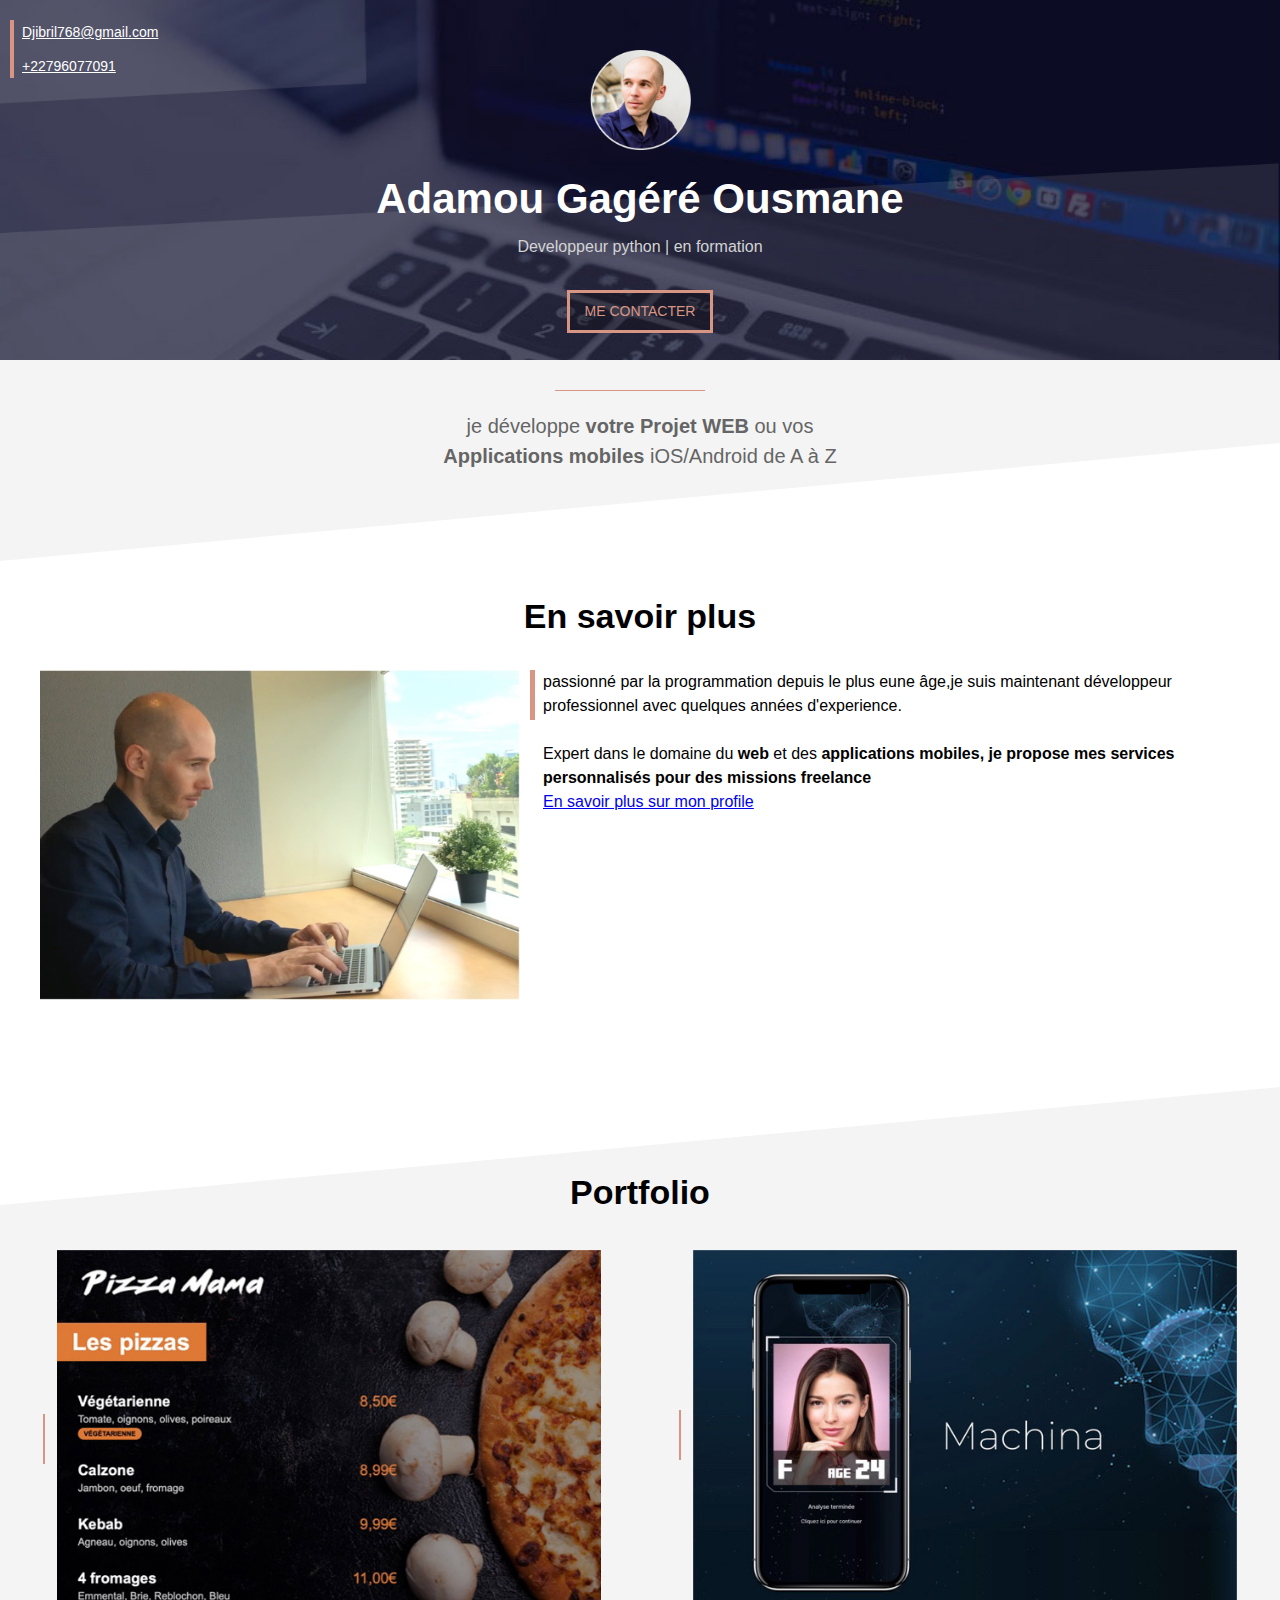
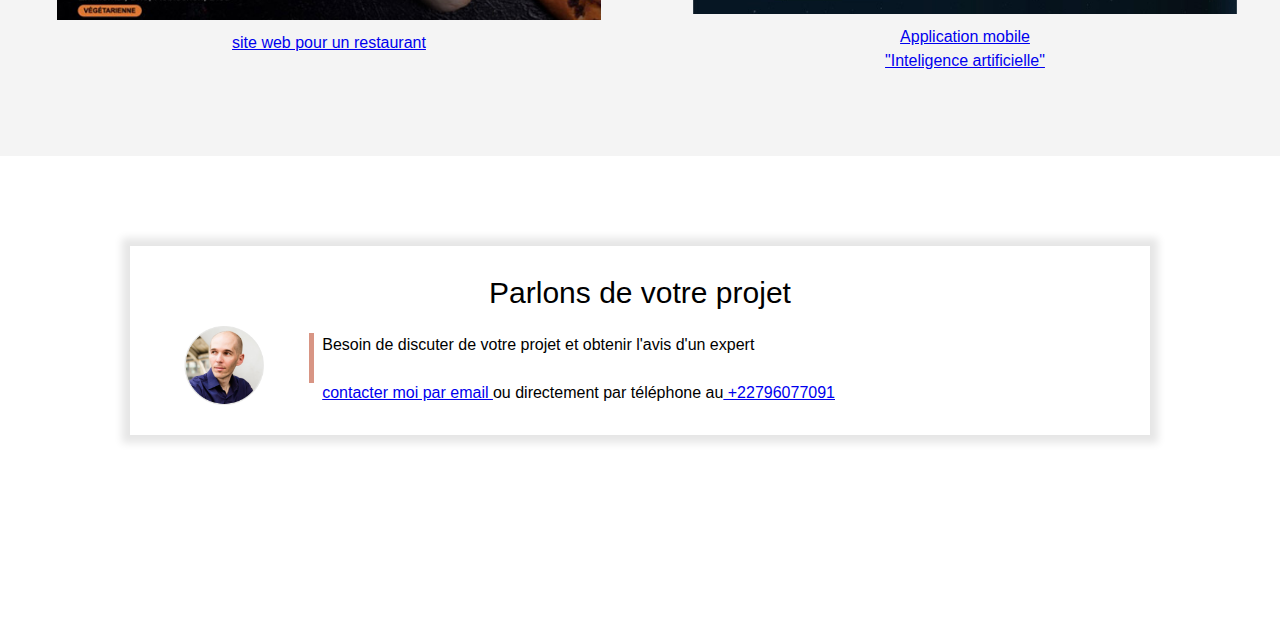
<file: index.html>
<!DOCTYPE html>
<html lang="fr">
<head>
    <meta charset="UTF-8">
    <meta name="viewport" content="width=device-width, initial-scale=1.0">
    <title>Ousmane Adamou</title>
    <link rel="stylesheet" href="style.css">
</head>
<body>
    <!-- COUVERTURE-->
    <div class="cover">
        <img class="cover_profile" src="profile.png" >
        <h1>Adamou Gagéré Ousmane</h1>
        <p>Developpeur python | en formation</p>
        <div style="text-align: center;">
            <a href="mailto:Djibril768@gmail.com?subject=Contact%20depuis%20Djibril768@gmail.com" class="button_contact">ME CONTACTER</a>
        </div>
        

        <div class="cover_contact">
            <p><a href="mailto:Djibril768@gmail.com?subject=Contact%20depuis%20Djibril768@gmail.com"> Djibril768@gmail.com</a></p><!--%20 = espace-->
            <p><a href="tel:+22796077091"> +22796077091</a></p>
        </div>
    </div>

    <!-- section grise 1-->
    <div class="section_grise1 section">
        <div class="tire"></div>
        <p style="font-size: 20px;">je développe <b>votre Projet WEB </b>ou vos <b>Applications mobiles</b> iOS/Android de A à Z</p>

    </div>

    <!-- section blanche-->
    <div class="section">
        <h2>En savoir plus</h2>
        <img class="col40" src="profile2.jpg">
        <div class="col60">
            <div class="text_avec_bordure">
                <p >passionné par la programmation depuis le plus eune âge,je suis maintenant développeur professionnel avec quelques années d'experience. <br><br> Expert dans le domaine du <b>web</b> et des <b>applications mobiles, je propose mes services personnalisés pour des missions freelance</b> </p>
                <a href="CV.pdf" target="_blank">En savoir plus sur mon profile</a>
            </div>
        </div>
    </div>

    <!-- section grise 2-->
    <div class="section_grise2 section">
        <h2>Portfolio</h2>
           <table class="float_portfolio" style="display: inline-block;">
            <tr>
                <td><div class="ligne_vertical"></div></td>
                <td><a href="portfolio_site_restaurant.html"><img style="width: 100%" src="project1small.jpg"></a></td>
            </tr>
            <tr>
                <td></td>
                <td align="center"><a href="portfolio_site_restaurant.html">site web pour un restaurant</a></td>
            </tr>
           </table>
           
           <table class="float_portfolio" style="float: right;">
            <tr>
                <td><div class="ligne_vertical "></div></td>
                <td><a href="portfolio_Application_mobile.html"><img style="width: 100%;" src="project2small.jpg" alt=""></a></td>
            </tr>
            <tr>
                <td></td>
                <td align="center"><a  href="portfolio_Application_mobile.html">Application mobile <br> "Inteligence artificielle"</a></td>
            </tr>
           </table>    
    </div>
    
         <!-- section blanche-->
    <div class="section">
        <iframe src="contact_frame.html" scrolling="no" > </iframe>
        
    </div>
    
</body>
</html>
</file>
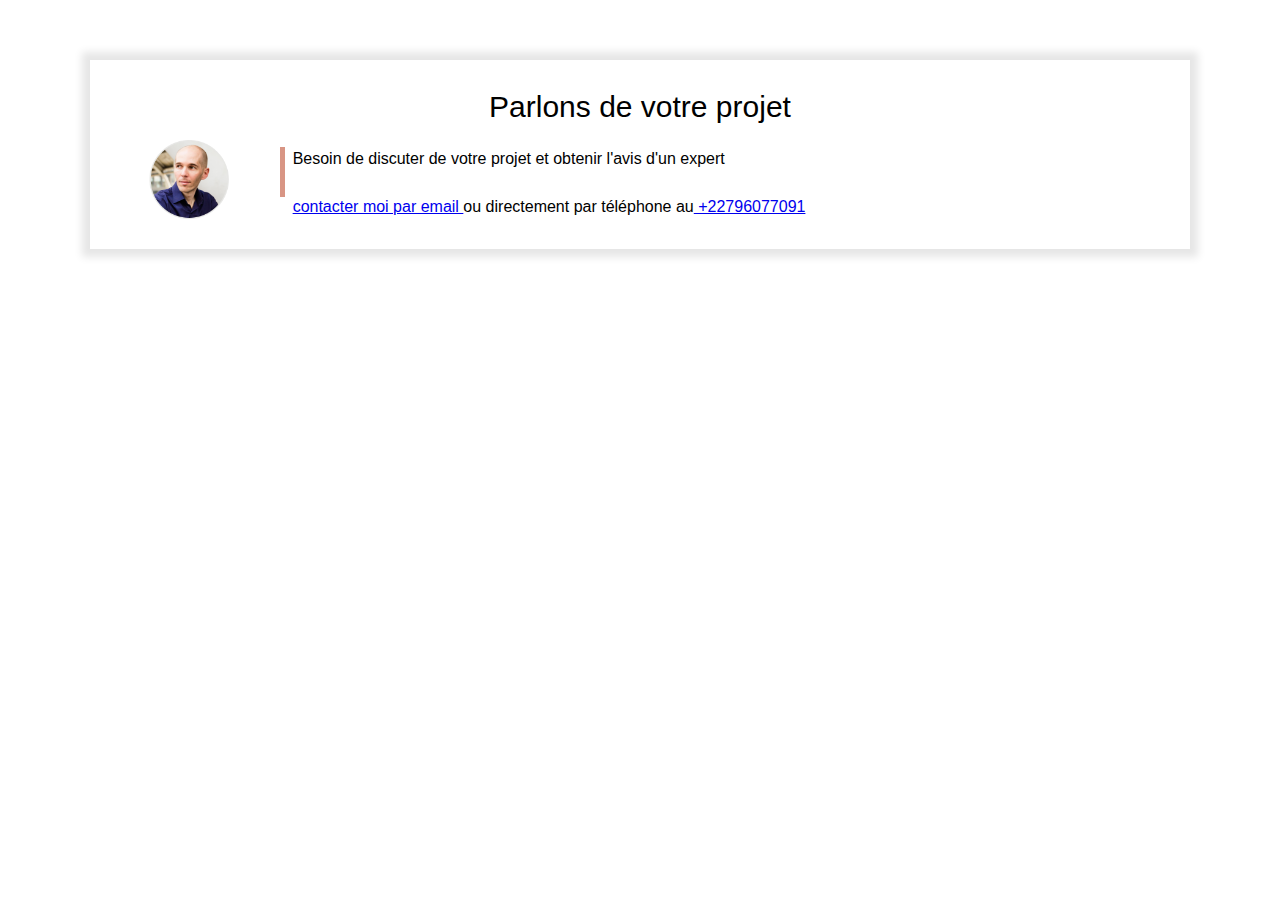
<file: contact_frame.html>
<!DOCTYPE html>
<html lang="fr">
<head>
    <meta charset="UTF-8">
    <meta name="viewport" content="width=device-width, initial-scale=1.0">
    <link rel="stylesheet" href="style.css">
</head>
<body>
    <div class="section" style="padding-top: 30px;">
    <div class="tire display_mobile"  style="margin-bottom: 12px;"></div>
    <div class="frame">
        <p  class="frame_title">Parlons de votre projet </p>
        <table style="width: 100% ; ">
            <tr >
                <td valign="top" align="center">
                    <img src="profile.png">
                </td>
                <td >
                    <div class="text_avec_bordure" style="margin-left: 20px;">
                        <p>
                            Besoin de discuter de votre projet et obtenir l'avis d'un expert <br> <br>
                            <a href="mailto:Djibril768@gmail.com?subject=Contact%20depuis%20Djibril768@gmail.com"> contacter moi par email  </a>ou directement par téléphone au<a href="tel:+22796077091"> +22796077091</a>
                        </p>
                    </div>

                </td>
            </tr>
        </table>

    </div>
</div>
    
</body>
</html>
</file>
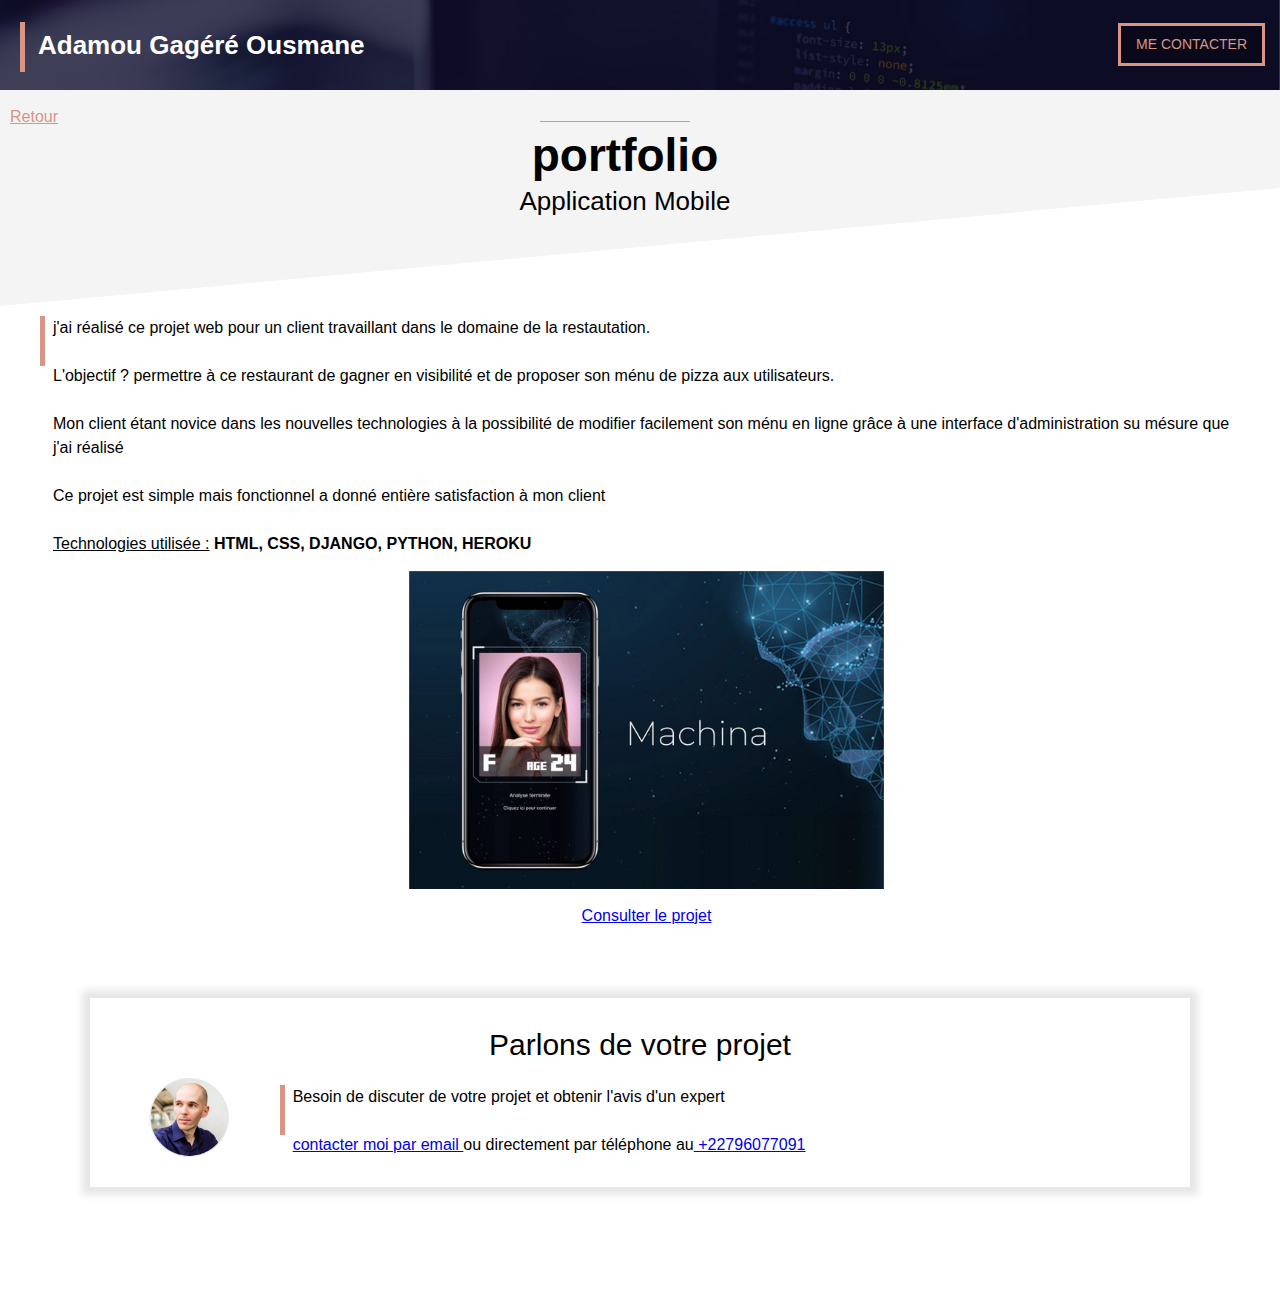
<file: portfolio_Application_mobile.html>
<!DOCTYPE html>
<html lang="fr">
<head>
    <meta charset="UTF-8">
    <meta name="viewport" content="width=device-width, initial-scale=1.0">
    <title>Application mobile</title>
    <link rel="stylesheet" href="style.css">
</head>
<body >
    <!--header-->
    <div class="portfolio_header">
        <div class="text_avec_bordure" style="margin-left: 20px; margin-top: 22px;"> <p class="portfolio_herser_paragraphe">Adamou Gagéré Ousmane</p>
        </div>
        <a href="mailto:Djibril768@gmail.com?subject=Contact%20depuis%20Djibril768@gmail.com" class="button_contact" >ME CONTACTER</a>

    </div>
    
    <!--section grise titre-->
    <div class="section_grise1 section" style="padding-left: 10px; padding-top: 15px;" >
        <a class="portfolio_back" href="index.html">Retour</a>
        <div class="tire" style="margin-top: -8px;"></div>
        <h1 class="portfolio_h1">portfolio</h1>
        <h2 class="portfolio_h2"> Application Mobile</h2>

    </div>

    <!--section contenu-->
    <div class="section" style="padding-bottom: 10px; padding-top: 10px;">
        <div class="text_avec_bordure">
           <p> j'ai réalisé ce projet web pour un client travaillant dans le domaine de la restautation. <br><br>
            L'objectif ? permettre à ce restaurant de gagner en visibilité et de proposer son ménu de pizza aux utilisateurs. <br><br>
            Mon client étant novice dans les nouvelles technologies à la possibilité de modifier facilement son ménu en ligne grâce à une interface d'administration su mésure que j'ai réalisé<div class="br"><br></div>
            Ce projet est simple mais fonctionnel a donné entière satisfaction à mon client <br><br>
            <u>Technologies utilisée :</u> <b>HTML, CSS, DJANGO, PYTHON, HEROKU</b>
             </p> 
             <div style="text-align: center; margin-top: 15px;">
                <a href=""><img class="pizzza" src="project2small.jpg" alt=""></a>
                <a href="#" style="display: block;margin-top: 8px;">Consulter le projet</a>
            </div>
        </div>
        
        
    </div>
    <!--frame-->
       <iframe src="contact_frame.html" scrolling = "no"></iframe>
</body>
</html>
</file>
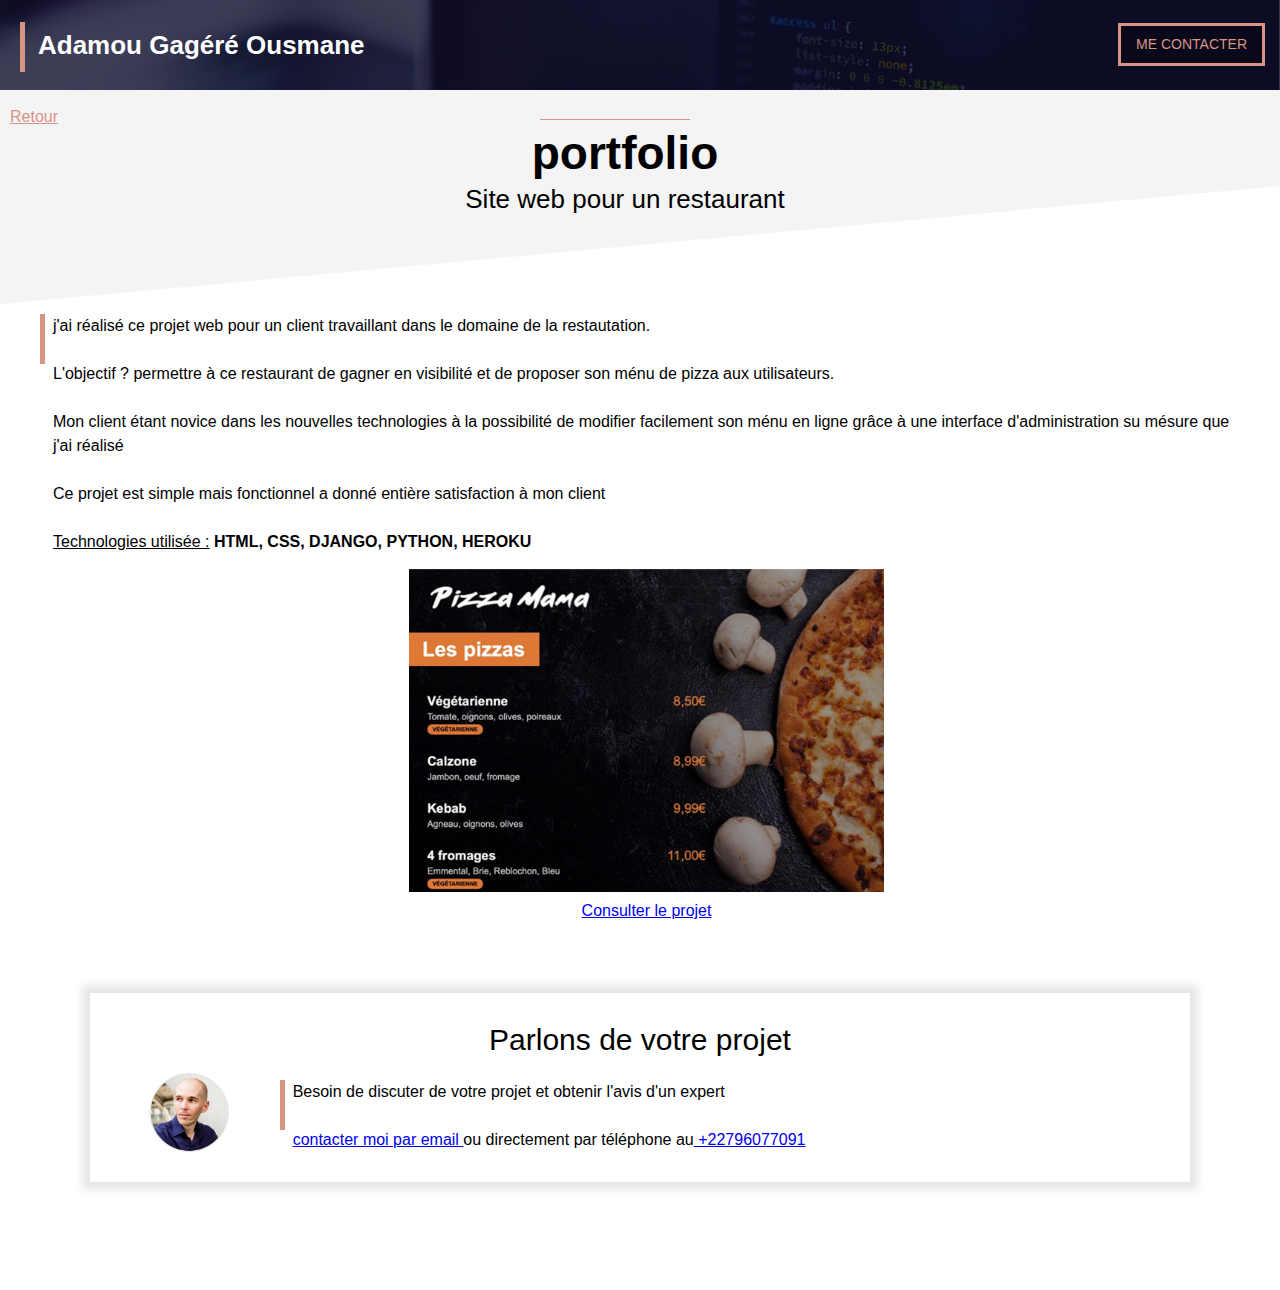
<file: portfolio_site_restaurant.html>
<!DOCTYPE html>
<html lang="fr">
<head>
    <meta charset="UTF-8">
    <meta name="viewport" content="width=device-width, initial-scale=1.0">
    <title>Site web de restaurant</title>
    <link rel="stylesheet" href="style.css">
</head>
<body >
    <!--header-->
    <div class="portfolio_header">
        <div class="text_avec_bordure" style="margin-left: 20px; margin-top: 22px;"> <p class="portfolio_herser_paragraphe">Adamou Gagéré Ousmane</p>
        </div>
        <a href="mailto:Djibril768@gmail.com?subject=Contact%20depuis%20Djibril768@gmail.com" class="button_contact">ME CONTACTER</a>

    </div>
    
    <!--section grise titre-->
    <div class="section_grise1 section" style="padding-left: 10px; padding-top: 15px;" >
        <a class="portfolio_back" href="index.html">Retour</a>
        <div class="tire" style="margin-top: -10px;"></div>
        <h1 class="portfolio_h1">portfolio</h1>
        <h2 class="portfolio_h2"> Site web pour un restaurant</h2>

    </div>

    <!--section contenu-->
    <div class="section" style="padding-bottom: 10px; padding-top: 10px;">
        <div class="text_avec_bordure">
           <p> j'ai réalisé ce projet web pour un client travaillant dans le domaine de la restautation. <br><br>
            L'objectif ? permettre à ce restaurant de gagner en visibilité et de proposer son ménu de pizza aux utilisateurs. <br><br>
            Mon client étant novice dans les nouvelles technologies à la possibilité de modifier facilement son ménu en ligne grâce à une interface d'administration su mésure que j'ai réalisé<div class="br"><br></div>
            Ce projet est simple mais fonctionnel a donné entière satisfaction à mon client <br><br>
            <u>Technologies utilisée :</u> <b>HTML, CSS, DJANGO, PYTHON, HEROKU</b>
             </p> 
             <div style="text-align: center; margin-top: 15px;">
                <a href=""><img class="pizzza" src="project1small.jpg" alt=""></a>
                <a href="#" style="display: block;margin-top: 0px;">Consulter le projet</a>
            </div>
        </div>
        
        
    </div>
    <!--frame-->
       <iframe src="contact_frame.html" scrolling = "no"></iframe>
</body>
</html>
</file>
<file: style.css>
*{
    box-sizing: border-box;/*c-à-d mettre les padding dans le calcul 
        de width. tout ce qu'on va mettre comme padding sera pris en compte
        dans la taille  de width;*/
}

/* pour creer une variable on fait:*/
        :root{
            --color1 : #d89584; /*on met deux -- dans le nom d'une variable*/
            --color2 : #f4f4f4;
        }
        body{
            margin: 0;
            font-family: Arial;
            line-height: 1.5; /*line-height: = espacement entre deux lignes*/
        }
    div.cover{
        background: url(cover_overlay.png) no-repeat center/100% 100% ,url(cover.jpg) no-repeat center/cover; /*voir site https://developer.mozilla.org/ pour les propriétés de background*/
        height: 360px;
    }
    img.cover_profile{
        height: 100px;
        position: relative;
        left: 50%;
        margin-left: -50px;
        margin-top: 50px;

    }
    div.cover h1{
        color: white;
        text-align: center;
        font-size: 42px;
        margin-top: 10px;
        margin-bottom: 0px;
        
    }
    div.cover p{
        color: lightgrey;
        text-align: center;
        margin-top: 5px;
    }
    div.cover_contact{
        position: absolute;
        left: 10px;
        top: 20px;
        border-left: 4px solid var(--color1);
        padding-left: 8px;
        
    }
    div.cover_contact a {
        color: white;
        font-size: 14px;
    }
    div.cover_contact p {
        text-align: left;
        margin-top: 0px;
        margin-bottom: 0px;
    }
    div.cover_contact p:first-child{ /*mettre au premier paragraphe de la class cover_contact les proprietés suivantes*/
        margin-bottom: 10px;
    }
    a.button_contact{
        color: var(--color1);
        border: 3px solid var(--color1);
        font-size: 14px;
        padding: 8px 15px 8px 15px;
        text-decoration: none; /*enlève le soulignement*/
        background-color: #00000040;
        display: inline-block;
        margin-top: 15px;
    }
    div.portfolio_header a.button_contact{
        position: absolute; 
        right: 0px; 
        top: 8px; 
        margin-right: 15px;
    }
 

    a.button_contact:hover{ /*c-à-s quand le cursseur est sur le boutton de faire l'action suivante:*/
        color: white;
        border: 3px solid white;

    }
    .section{
        padding-top: 30px; 
        padding-right: 40px;
        padding-left: 40px;
        padding-bottom: 80px;
        overflow: auto;
    }
    div.section_grise1{
        background: url(triangle2white.svg); /*background = fond d'ecran de la div*/
        background-repeat: no-repeat; /*pas de repetition d'objet de fond d'ecran*/
        background-position-x: center; /*centrer horizontalement l'objet du fond d'ecran*/
        background-position-y: bottom; /*mettre en basl'objet du fond d'ecran*/
        background-size: 100%; /*l'objet de font d'ecran doit ocupper à 100% toute la div*/
        background-color:var(--color2); /*couleur de fond qui sera sur l'obet du fond d'ecran*/
        padding-bottom: 70px; /*padding = elargissement*/    
        
    }
    div.section_grise2{
        background: url(triangle1white.svg); /*background = fond d'ecran de la div*/
        background-repeat: no-repeat; /*pas de repetition d'objet de fond d'ecran*/
        background-position-x: center; /*centrer horizontalement l'objet du fond d'ecran*/
        background-position-y: top; /*mettre en basl'objet du fond d'ecran*/
        background-size: 100%; /*l'objet de font d'ecran doit ocupper à 100% toute la div*/
        background-color:var(--color2); /*couleur de fond qui sera sur l'obet du fond d'ecran*/
        padding-top: 80px; /*padding = elargissement*/
        
        
    }
    h2{
        text-align: center;
        margin-top: 0px;
        font-size: 34px;
    }
    div.tire{
        height: 1px;
        background-color: var(--color1);
        width: 150px;
        position: relative;
        left: 50%;
        margin-left: -85px; /*c'est la moitié de 150px de width*/
     
    }
    div.section_grise1 p{
        max-width: 420px;
        font-size: 20px;
        color: #656565;
        text-align: center;
        /*pour centrer on fait*/
        margin-left: auto;
        margin-right: auto;
       
        
    }
    .col40{
        width: 40%;
    }
    .col60{
        width: 60%;
        float: right;
        padding-left: 10px;
        
        
    }
    .text_avec_bordure{
        border-left: 5px solid var(--color1);
        padding-left: 8px;
        height: 50px;
        display: inline-block;
    }
    div.text_avec_bordure p{
        margin: 0px;
    }
    .ligne_vertical{
        height: 50px;
        width: 2px;
        background-color: var(--color1);
        margin-right: 8px;
    
    }
    .float_portfolio{
        width: 47%;
    }
    div.frame{
        margin: 30px 50px;
        padding: 20px 30px;
    
        /* offset-x | offset-y | blur-radius | spread-radius | color */
        box-shadow: 0px 0px 8px 8px rgba(0, 0, 0, 0.1);
        background-color: white;
    }
    div.frame img{
        width : 80px;
    }
    p.frame_title{
        text-align: center;
        font-size: 30px;
        margin-top: 4px;
        margin-bottom: 8px;
    }
    div.portfolio_header{
        height: 90px;
        background: url(header.jpg);  
        background-repeat: no-repeat;
        background-position-x:center ; 
        background-size:cover ;
        position: relative;   
        
    } 
    p.portfolio_herser_paragraphe{
        font-weight: bold;
        color: white;
        font-size: 26px;
        padding-top: 4px;
        padding-left: 5px;
    }
    h1.portfolio_h1{
        font-size: 46px;
        text-align: center;
        margin-top: 10px;
        margin-bottom: 10px;
        line-height: 1;
    }
    h2.portfolio_h2{
        font-size: 26px;
        font-weight: normal;
        text-align: center;
        line-height: 1;
    }
    a.portfolio_back
    {
        color: var(--color1);
        
    }
    img.pizzza{
        max-width: 475px;
        width: 70%;
       
    }
    iframe{
        width: 100%;
        border: none;
        height: 350px;
    }
    .display_mobile{
        display: none;
        
    }
  


    /*RESPONSIVE DISIGN MOBILE*/
    @media only screen and (max-width : 767px)
    {
        div.cover{
            background: url(cover_overlay.png) no-repeat center/100% 100% ,url(cover.jpg) no-repeat center/cover; /*voir site https://developer.mozilla.org/ pour les propriétés de background*/
            height: 345px;
        }
        img.cover_profile{
            height: 90px;
    
        }
        div.cover h1{
            font-size: 28px;
            margin-top: 10px;
            padding-bottom: 5px;
            
        }
        div.cover p{
       
            margin-top: 10px;
        }
        .section{
            padding-top: 30px; 
            padding-right: 40px;
            padding-left: 40px;
            padding-bottom:10px;
            overflow: auto;
        }
        div.section_grise1{

            padding-bottom: 50px; /*padding = elargissement*/ 
        }
        h2{
            font-size: 30px;
        }
        .col40{
            width: 100%;
        }
        .col60{
            width: 100%;
            padding-left: 0px;  
        }
        .float_portfolio{
            width: 100%;
            padding-top: 10px;
        }
        div.section_grise2 h2{
            margin-bottom: 0px;
        }
        div.section_grise2.section{
            padding-top: 40px;
            padding-bottom: 20px;
        }
        div.frame{
            padding: 0px 0px 0px 0px;
            margin:0px 0px 0px 0px;
        /* offset-x | offset-y | blur-radius | spread-radius | color */
        box-shadow: none
        
        }
        p.frame_title{
            font-size: 26px;
        }
        div.frame img{
            width : 70px;
        }

        /*PORTFOLIO pour telephone*/
        p.portfolio_herser_paragraphe{
            font-weight: bold;
            color: white;
            font-size: 15px;
            padding-top: 10px;
            padding-left: 5px;
        }
        a.button_contact{
            border: 2px solid var(--color1);
            font-size: 12px;
            padding: 5px 8px 5px 8px;
            margin-top: 20px;
           

        }
        div.portfolio_header a.button_contact{
            margin-right: 10px;
        }
        h1.portfolio_h1{
            font-size: 40px;
         
        }
        h2.portfolio_h2{
            font-size: 22px;
            line-height: 2;
        }
        img.pizzza{
            width: 100%;
        }
        .display_mobile{
            display: block;
            
        }
      
        
       

    }
</file>
